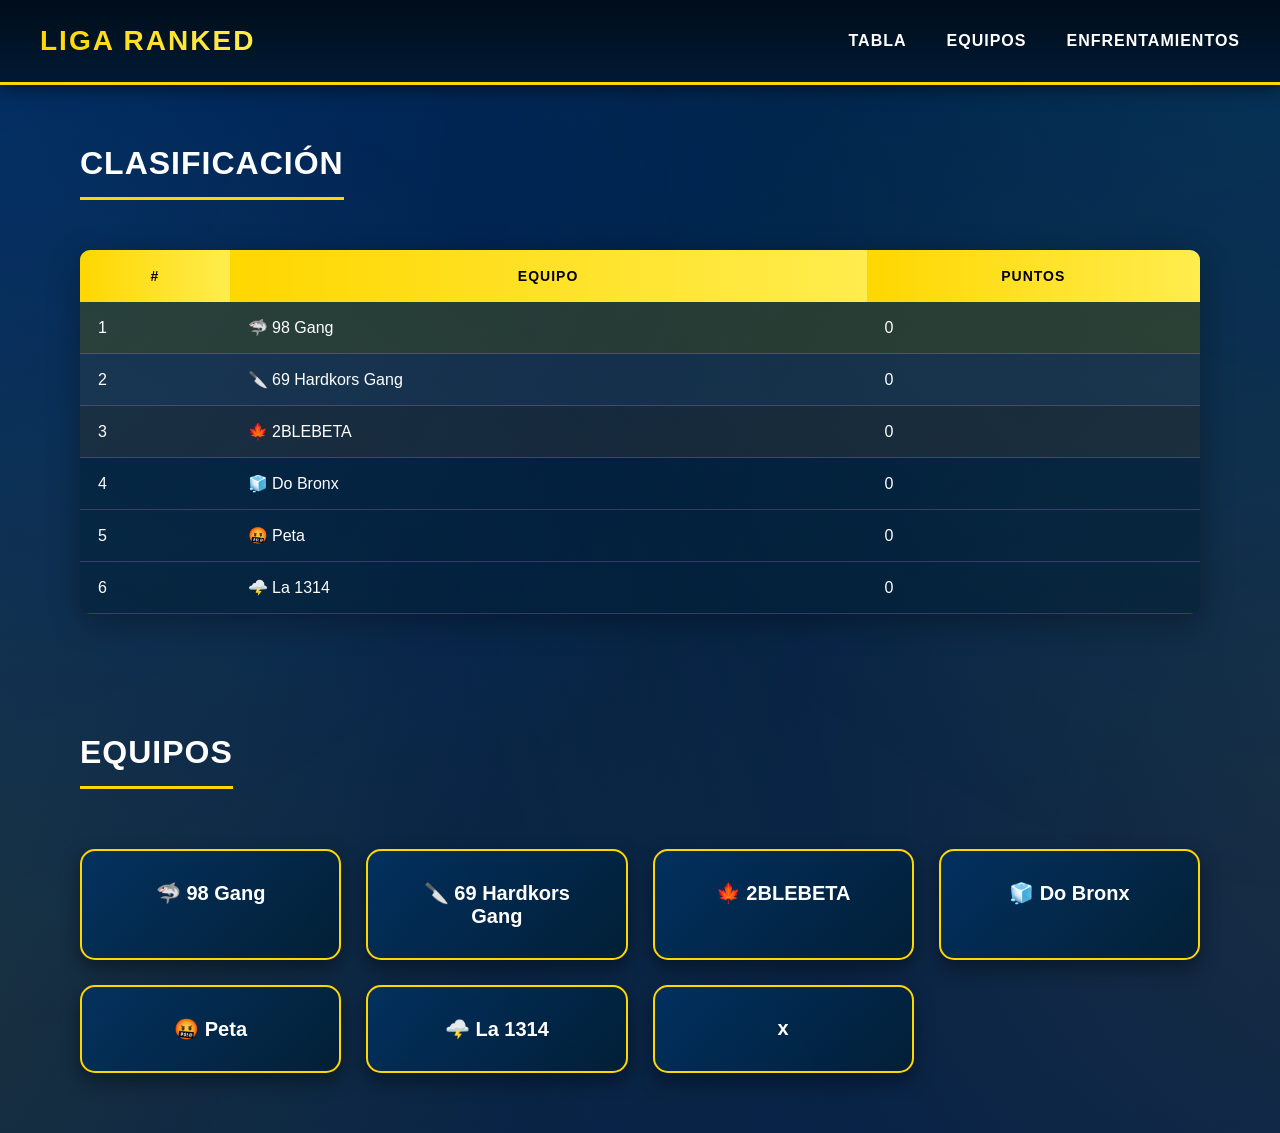
<file: index.html>
<!DOCTYPE html>
<html lang="es">
<head>
<meta charset="UTF-8">
<title>Liga Ranked</title>
<link rel="stylesheet" href="style.css">
</head>

<body>

<nav>
    <h1>Liga Ranked</h1>
    <ul>
        <li><a href="index.html">Tabla</a></li>
        <li><a href="#equipos">Equipos</a></li>
        <li><a href="#">Enfrentamientos</a></li>
    </ul>
</nav>

<section id="tabla">
    <h2>Clasificación</h2>

    <table>
        <thead>
            <tr>
                <th>#</th>
                <th>Equipo</th>
                <th>Puntos</th>
            </tr>
        </thead>

        <tbody id="ranking">
        </tbody>
    </table>
</section>


<section id="equipos">
    <h2>Equipos</h2>

    <div class="equipos">
        <div class="equipo">🦈 98 Gang</div>
        <div class="equipo">🔪 69 Hardkors Gang</div>
        <div class="equipo">🍁 2BLEBETA</div>
        <div class="equipo">🧊 Do Bronx</div>
        <div class="equipo">🤬 Peta</div>
        <div class="equipo">🌩️  La 1314</div>
        <div class="equipo">x</div>
    </div>
    <div id="ventanaJugadores" class="ventana">
        <h3 id="tituloEquipo"></h3>
        <ul id="listaJugadores"></ul>
    </div>
</section>

<script src="script.js"></script>

</body>

</html>
</file>
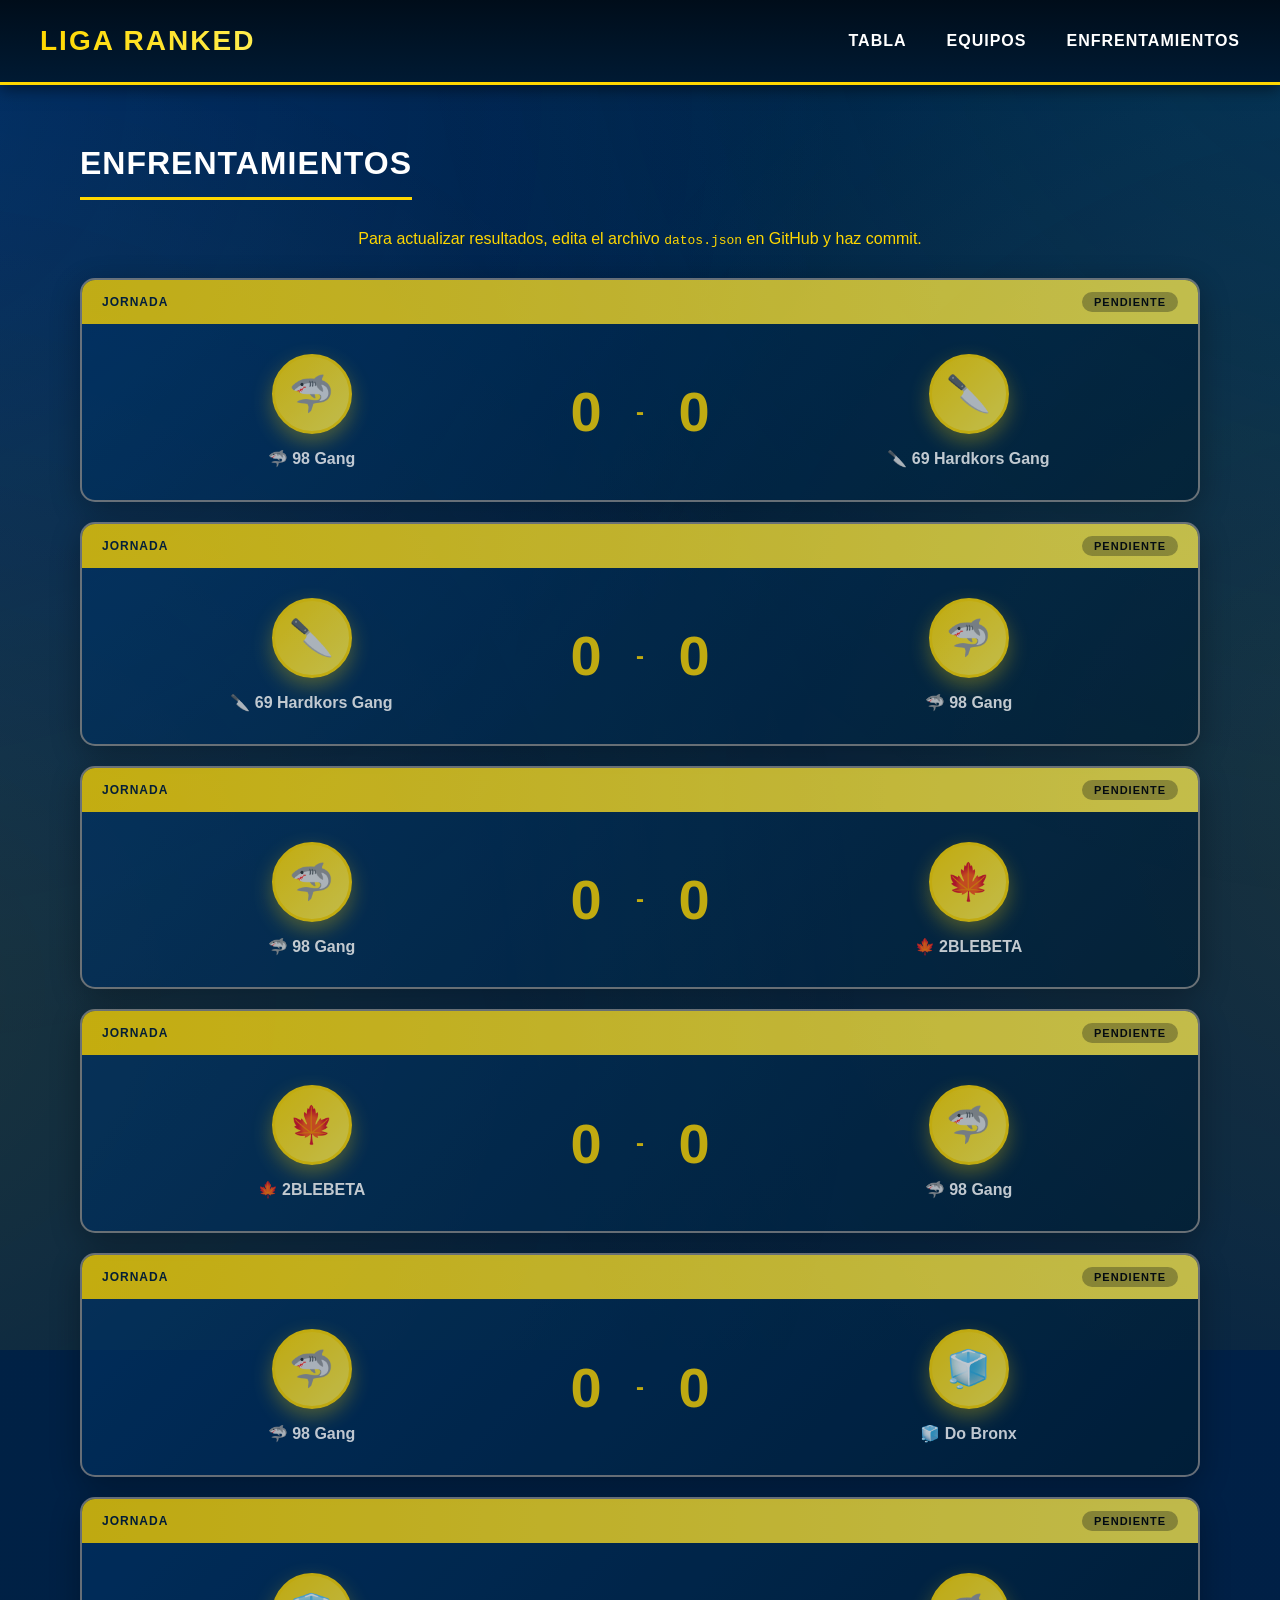
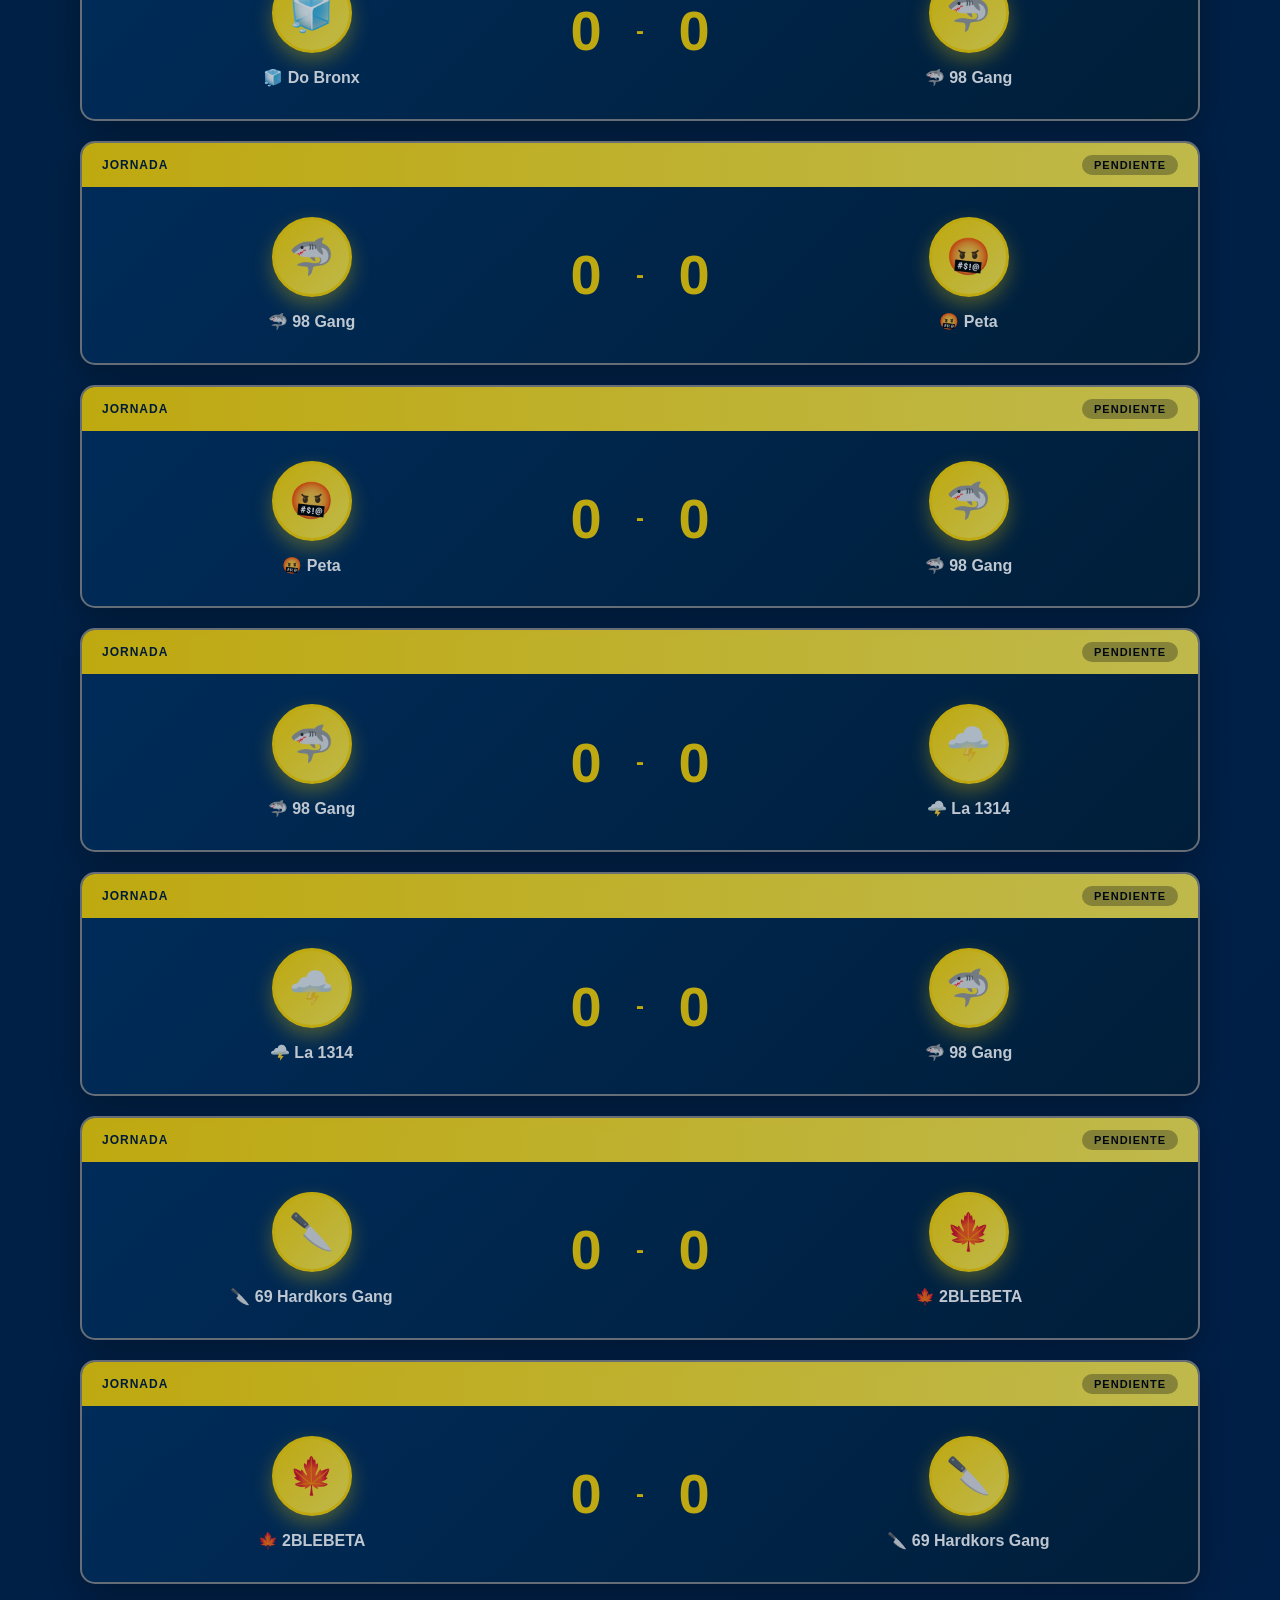
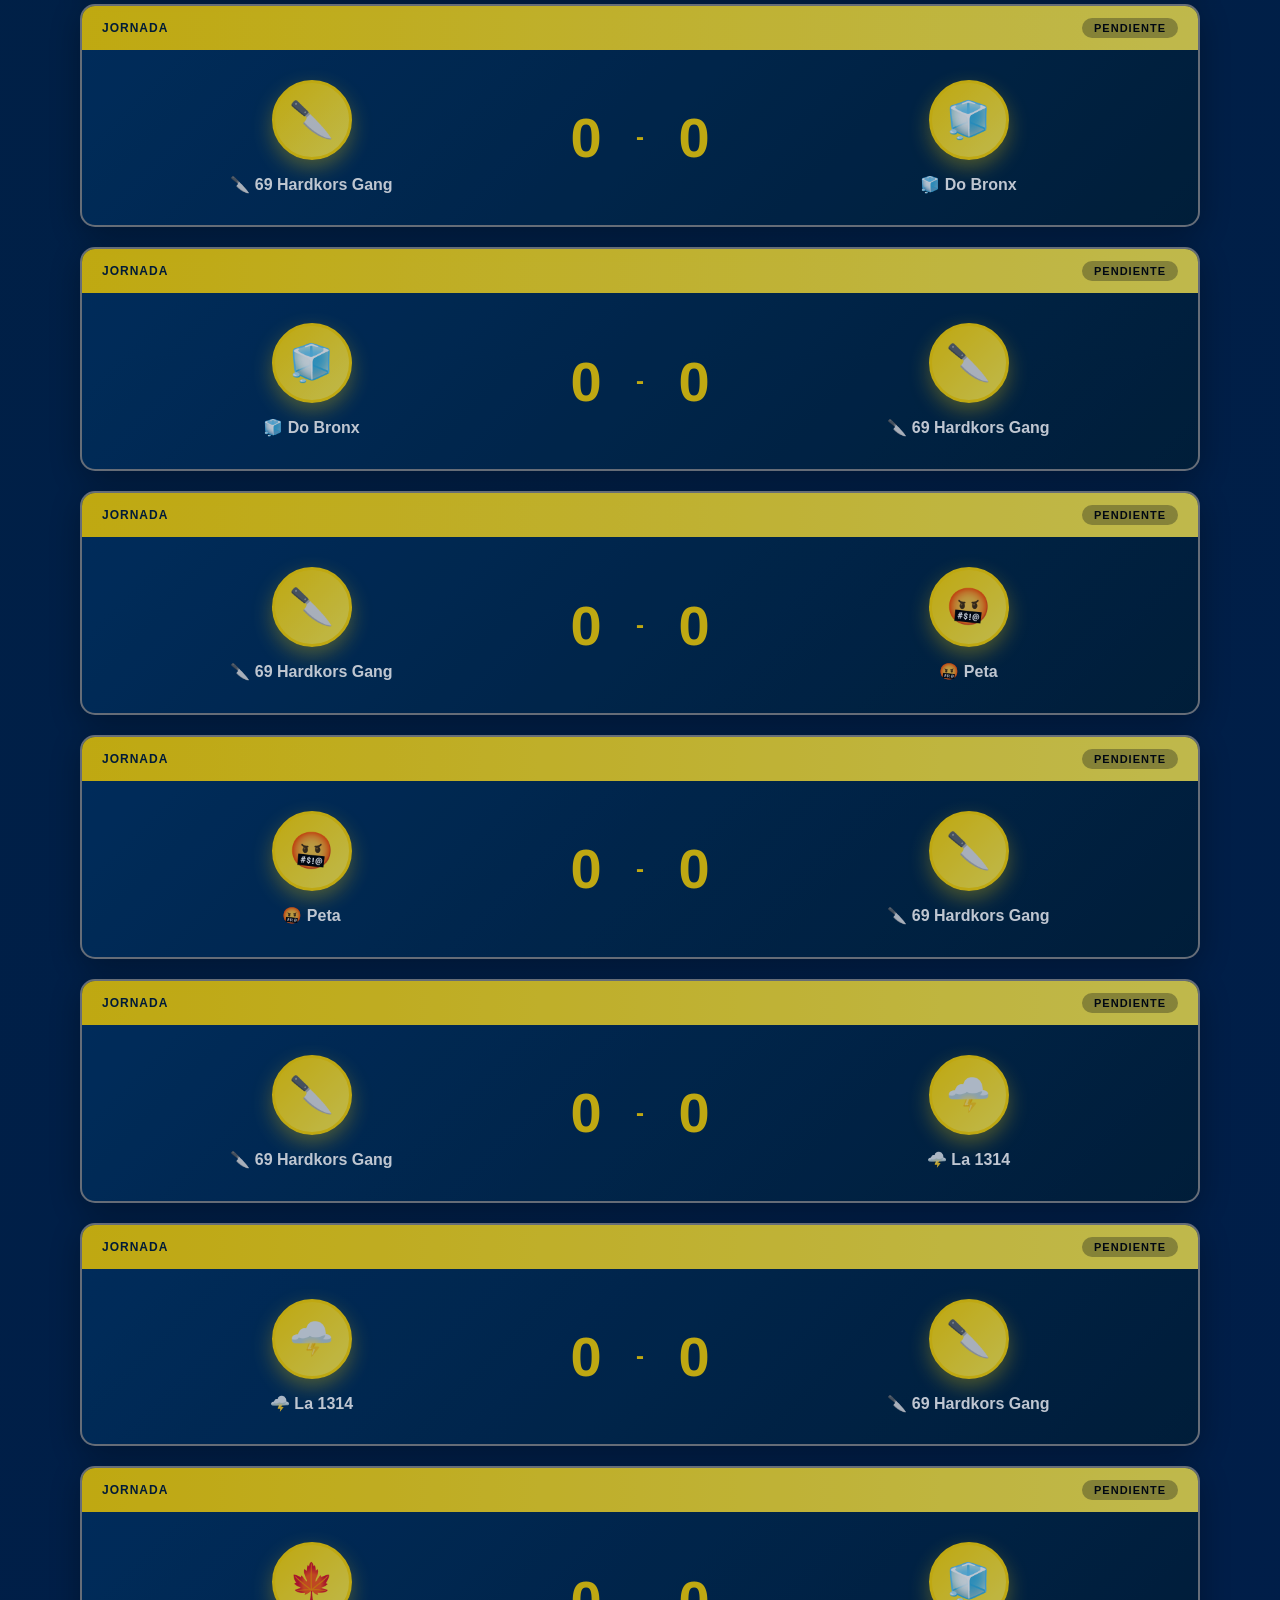
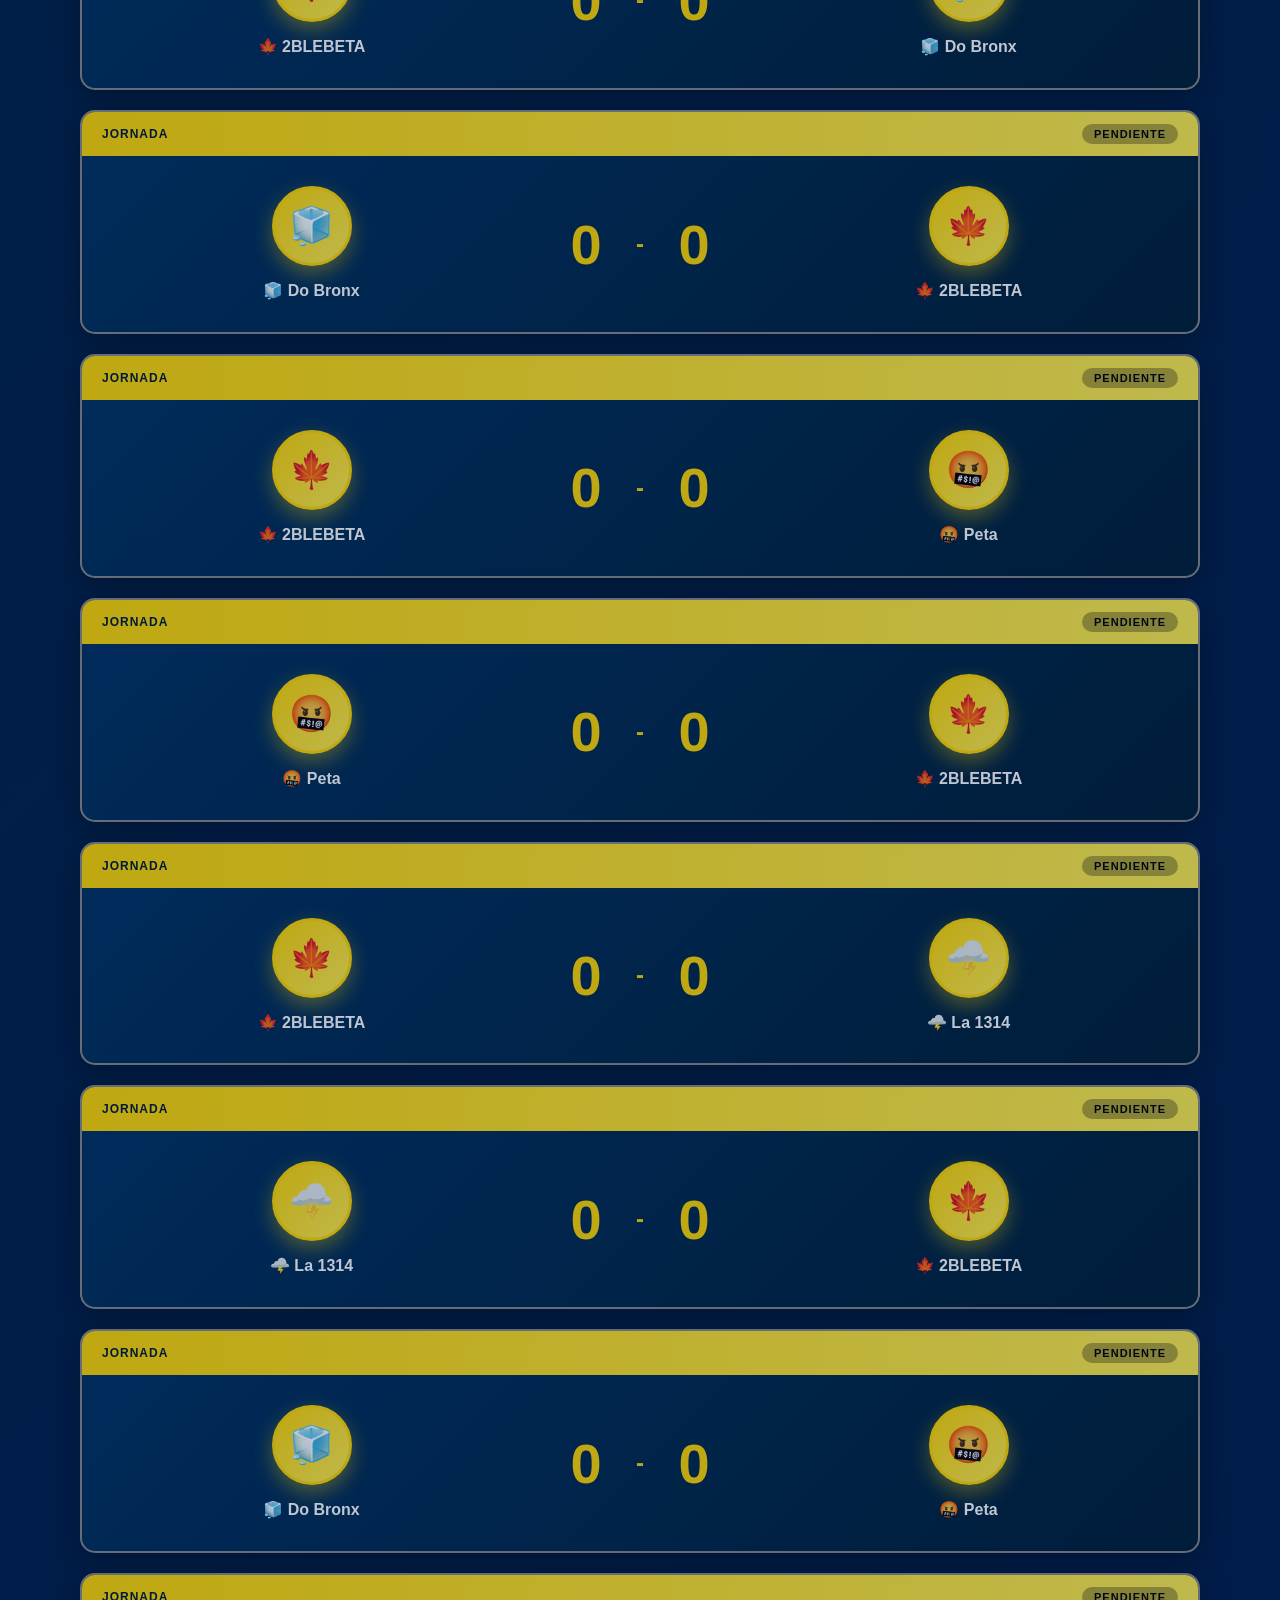
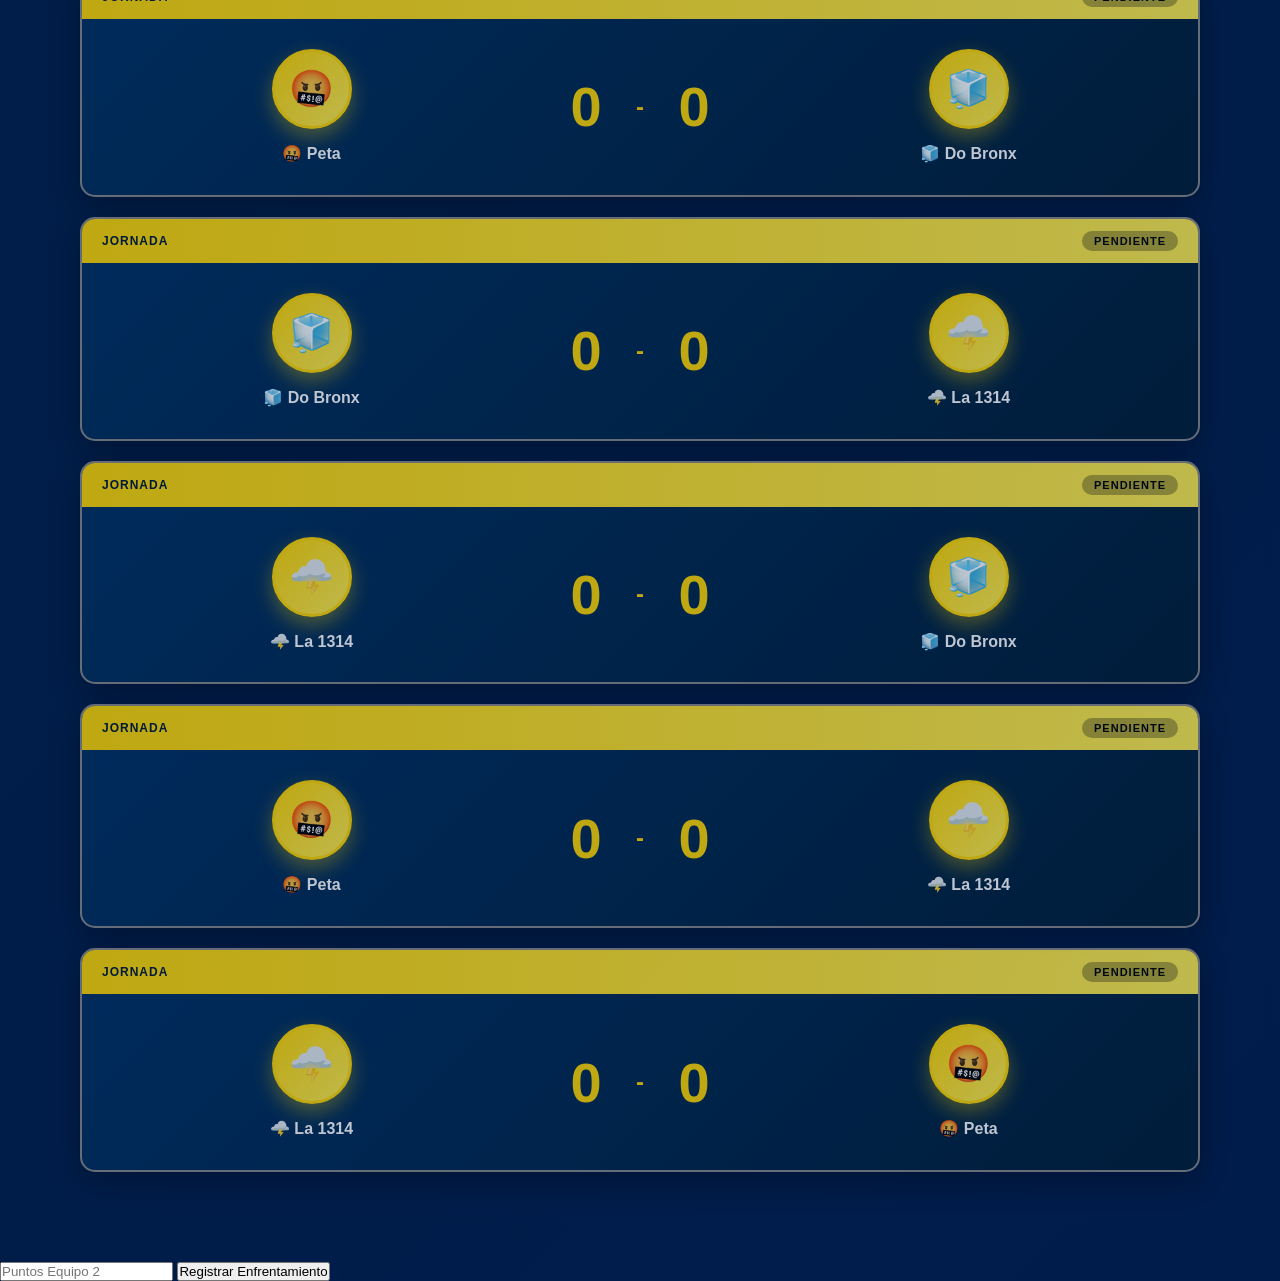
<file: enfrentamientos.html>
<!DOCTYPE html>
<html lang="es">
<head>
<meta charset="UTF-8">
<title>Enfrentamientos - Liga Ranked</title>
<link rel="stylesheet" href="style.css">
</head>

<body>

<nav>
    <h1>Liga Ranked</h1>
    <ul>
        <li><a href="index.html">Tabla</a></li>
        <li><a href="index.html#equipos">Equipos</a></li>
        <li><a href="enfrentamientos.html">Enfrentamientos</a></li>
    </ul>
</nav>

<section id="enfrentamientos">
    <h2>Enfrentamientos</h2>
    <p style="text-align: center; color: #ffd700; margin-bottom: 20px;">Para actualizar resultados, edita el archivo <code>datos.json</code> en GitHub y haz commit.</p>

    <div class="partido-container" id="partidosContainer">
        <!-- Los partidos se cargarán aquí -->
    </div>
</section>
            <input type="number" id="puntos2" placeholder="Puntos Equipo 2" min="0" required>
            
            <button type="submit">Registrar Enfrentamiento</button>
<script src="script-enfrentamientos.js"></script>

</body>
</html>
</file>
<file: style.css>
* {
    margin: 0;
    padding: 0;
    box-sizing: border-box;
}

@keyframes gradientShift {
    0% {
        background-position: 0% 50%;
    }
    50% {
        background-position: 100% 50%;
    }
    100% {
        background-position: 0% 50%;
    }
}

@keyframes float {
    0%, 100% {
        transform: translateY(0px) translateX(0px);
    }
    25% {
        transform: translateY(-30px) translateX(20px);
    }
    50% {
        transform: translateY(-60px) translateX(-20px);
    }
    75% {
        transform: translateY(-30px) translateX(30px);
    }
}

@keyframes pulse {
    0%, 100% {
        opacity: 0.3;
        transform: scale(1);
    }
    50% {
        opacity: 0.6;
        transform: scale(1.1);
    }
}

@keyframes orb-movement {
    0% {
        transform: translate(0, 0);
        opacity: 0.4;
    }
    25% {
        opacity: 0.6;
    }
    50% {
        transform: translate(100px, -100px);
        opacity: 0.5;
    }
    75% {
        opacity: 0.4;
    }
    100% {
        transform: translate(0, 0);
        opacity: 0.4;
    }
}

body{
    font-family: 'Segoe UI', Tahoma, Geneva, Verdana, sans-serif;
    background: linear-gradient(-45deg, #001a33, #003366, #001a4d, #002244);
    background-size: 400% 400%;
    animation: gradientShift 15s ease infinite;
    color: white;
    min-height: 100vh;
    overflow-x: hidden;
    position: relative;
}

body::before {
    content: '';
    position: fixed;
    top: -50%;
    left: -50%;
    width: 200%;
    height: 200%;
    background: radial-gradient(circle at 20% 30%, rgba(0, 102, 255, 0.2) 0%, transparent 40%),
                radial-gradient(circle at 80% 70%, rgba(255, 215, 0, 0.1) 0%, transparent 40%);
    animation: orb-movement 20s ease-in-out infinite;
    pointer-events: none;
    z-index: -1;
}

body::after {
    content: '';
    position: fixed;
    bottom: -50%;
    right: -50%;
    width: 200%;
    height: 200%;
    background: radial-gradient(circle at 80% 20%, rgba(0, 153, 204, 0.15) 0%, transparent 40%),
                radial-gradient(circle at 20% 80%, rgba(255, 215, 0, 0.1) 0%, transparent 40%);
    animation: orb-movement 25s ease-in-out infinite reverse;
    pointer-events: none;
    z-index: -1;
}

/* NAVBAR */

nav{
    display:flex;
    justify-content:space-between;
    align-items:center;
    padding: 25px 40px;
    background: linear-gradient(180deg, #000d1a 0%, #001a33 100%);
    border-bottom: 3px solid #ffd700;
    box-shadow: 0 4px 15px rgba(0,0,0,0.5);
}

nav h1 {
    font-size: 28px;
    font-weight: 900;
    letter-spacing: 2px;
    text-transform: uppercase;
    background: linear-gradient(90deg, #ffd700, #ffed4e);
    -webkit-background-clip: text;
    -webkit-text-fill-color: transparent;
    background-clip: text;
}

nav ul{
    display:flex;
    list-style:none;
    gap:40px;
}

nav a{
    color: white;
    text-decoration:none;
    font-weight: 600;
    font-size: 16px;
    text-transform: uppercase;
    letter-spacing: 1px;
    transition: all 0.3s ease;
    position: relative;
}

nav a::after {
    content: '';
    position: absolute;
    bottom: -5px;
    left: 0;
    width: 0;
    height: 2px;
    background: #ffd700;
    transition: width 0.3s ease;
}

nav a:hover {
    color: #ffd700;
}

nav a:hover::after {
    width: 100%;
}

/* SECCIONES */

section{
    padding: 60px 40px;
    max-width: 1200px;
    margin: 0 auto;
}

section h2 {
    font-size: 32px;
    font-weight: 900;
    text-transform: uppercase;
    margin-bottom: 30px;
    letter-spacing: 1px;
    border-bottom: 3px solid #ffd700;
    padding-bottom: 15px;
    display: inline-block;
}

/* TABLA */

table{
    width:100%;
    border-collapse:collapse;
    margin-top:20px;
    background: rgba(0, 30, 51, 0.5);
    border-radius: 10px;
    overflow: hidden;
    box-shadow: 0 8px 32px rgba(0, 0, 0, 0.3);
}

thead {
    background: linear-gradient(90deg, #003366, #004d99);
}

th{
    background: linear-gradient(90deg, #ffd700, #ffed4e);
    color: #000;
    padding: 18px;
    font-weight: 700;
    text-transform: uppercase;
    font-size: 14px;
    letter-spacing: 1px;
}

tbody tr {
    border-bottom: 1px solid rgba(255, 215, 0, 0.2);
    transition: all 0.3s ease;
}

td{
    padding: 16px 18px;
    font-weight: 500;
}

tbody tr:hover{
    background: rgba(255, 215, 0, 0.1);
    transform: scale(1.02);
    box-shadow: inset 0 0 10px rgba(255, 215, 0, 0.1);
}

tbody tr:nth-child(1) {
    background: rgba(255, 215, 0, 0.15);
    font-weight: 700;
}

tbody tr:nth-child(2) {
    background: rgba(192, 192, 192, 0.1);
}

tbody tr:nth-child(3) {
    background: rgba(205, 127, 50, 0.1);
}

/* EQUIPOS */

.equipos{
    display:grid;
    grid-template-columns:repeat(auto-fit,minmax(250px,1fr));
    gap: 25px;
    margin-top: 30px;
}

.equipo{
    background: linear-gradient(135deg, rgba(0, 51, 102, 0.8), rgba(0, 30, 51, 0.8));
    padding: 30px;
    border-radius: 15px;
    text-align: center;
    cursor: pointer;
    border: 2px solid #ffd700;
    transition: all 0.4s ease;
    font-size: 20px;
    font-weight: 700;
    box-shadow: 0 8px 20px rgba(0, 0, 0, 0.4);
    position: relative;
    overflow: hidden;
}

.equipo::before {
    content: '';
    position: absolute;
    top: 0;
    left: -100%;
    width: 100%;
    height: 100%;
    background: linear-gradient(90deg, transparent, rgba(255, 215, 0, 0.3), transparent);
    transition: left 0.5s ease;
}

.equipo:hover {
    background: linear-gradient(135deg, rgba(255, 215, 0, 0.2), rgba(255, 215, 0, 0.1));
    transform: translateY(-10px) scale(1.05);
    box-shadow: 0 15px 40px rgba(255, 215, 0, 0.3);
    border-color: #ffed4e;
}

.equipo:hover::before {
    left: 100%;
}

/* VENTANA DE JUGADORES */

.ventana{
    margin-top: 30px;
    background: linear-gradient(135deg, rgba(0, 30, 51, 0.9), rgba(0, 51, 102, 0.9));
    padding: 30px;
    border-radius: 15px;
    border: 2px solid #ffd700;
    display: none;
    box-shadow: 0 8px 32px rgba(0, 0, 0, 0.4);
}

.ventana h3 {
    font-size: 24px;
    font-weight: 700;
    margin-bottom: 20px;
    color: #ffd700;
    text-transform: uppercase;
    letter-spacing: 1px;
}

.ventana ul{
    list-style: none;
    padding: 0;
}

.ventana li{
    padding: 12px 0;
    border-bottom: 1px solid rgba(255, 215, 0, 0.2);
    font-size: 16px;
    transition: all 0.2s ease;
}

.ventana li:hover {
    padding-left: 10px;
    color: #ffd700;
}

.ventana li:last-child {
    border-bottom: none;
}

/* ENFRENTAMIENTOS */

.partido-container {
    display: grid;
    gap: 20px;
    margin: 30px 0;
}

.sin-enfrentamientos {
    text-align: center;
    color: #ffd700;
    font-size: 18px;
    padding: 40px;
    background: rgba(0, 30, 51, 0.4);
    border-radius: 15px;
    border: 2px dashed #ffd700;
}

.partido {
    background: linear-gradient(135deg, rgba(0, 51, 102, 0.9), rgba(0, 30, 51, 0.9));
    border-radius: 15px;
    border: 2px solid #ffd700;
    overflow: hidden;
    box-shadow: 0 8px 32px rgba(0, 0, 0, 0.4);
    transition: all 0.4s ease;
    display: flex;
    flex-direction: column;
}

.partido:hover {
    transform: translateY(-8px);
    box-shadow: 0 15px 50px rgba(255, 215, 0, 0.3);
    border-color: #ffed4e;
}

.partido.pendiente {
    opacity: 0.75;
    border-color: #888888;
}

.partido.pendiente:hover {
    border-color: #ffd700;
}

.partido-header {
    background: linear-gradient(90deg, #ffd700, #ffed4e);
    color: #000;
    padding: 12px 20px;
    display: flex;
    justify-content: space-between;
    align-items: center;
    font-weight: 700;
    text-transform: uppercase;
    font-size: 12px;
    letter-spacing: 1px;
}

.jornada {
    color: #001a33;
    font-weight: 900;
}

.estado-badge {
    background: rgba(0, 0, 0, 0.3);
    padding: 4px 12px;
    border-radius: 20px;
    font-size: 11px;
    font-weight: 900;
}

.estado-badge.completado {
    background: rgba(0, 150, 100, 0.5);
}

.partido-body {
    padding: 30px;
    display: flex;
    align-items: center;
    justify-content: space-around;
    gap: 20px;
    flex: 1;
}

.equipo-lado {
    display: flex;
    flex-direction: column;
    align-items: center;
    gap: 15px;
    flex: 1;
}

.equipo-lado.derecha {
    flex-direction: column-reverse;
}

.escudo {
    width: 80px;
    height: 80px;
    background: linear-gradient(135deg, #ffd700, #ffed4e);
    color: #001a33;
    border-radius: 50%;
    display: flex;
    align-items: center;
    justify-content: center;
    font-size: 36px;
    font-weight: 900;
    box-shadow: 0 8px 20px rgba(255, 215, 0, 0.4);
    border: 3px solid #ffd700;
}

.equipo-info {
    text-align: center;
}

.nombre-equipo {
    font-size: 16px;
    font-weight: 700;
    margin: 0;
    line-height: 1.3;
    color: white;
}

.resultado {
    padding: 0 20px;
    flex-shrink: 0;
}

.score {
    display: flex;
    align-items: center;
    gap: 15px;
    justify-content: center;
}

.puntos {
    font-size: 56px;
    font-weight: 900;
    color: #ffd700;
    min-width: 70px;
    text-align: center;
}

.score .vs {
    font-size: 24px;
    color: #ffd700;
    font-weight: 900;
}

/* ESTADOS DE GANADOR */

.partido.equipo1-ganador .equipo-lado:first-child .escudo {
    background: linear-gradient(135deg, #ffd700, #ffed4e);
    box-shadow: 0 0 20px rgba(255, 215, 0, 0.7), inset 0 0 10px rgba(255, 215, 0, 0.3);
}

.partido.equipo1-ganador .equipo-lado:first-child .nombre-equipo {
    color: #ffed4e;
    text-shadow: 0 0 10px rgba(255, 215, 0, 0.5);
}

.partido.equipo2-ganador .equipo-lado.derecha .escudo {
    background: linear-gradient(135deg, #ffd700, #ffed4e);
    box-shadow: 0 0 20px rgba(255, 215, 0, 0.7), inset 0 0 10px rgba(255, 215, 0, 0.3);
}

.partido.equipo2-ganador .equipo-lado.derecha .nombre-equipo {
    color: #ffed4e;
    text-shadow: 0 0 10px rgba(255, 215, 0, 0.5);
}

.partido-acciones {
    display: flex;
    gap: 10px;
    padding: 15px 20px;
    background: rgba(0, 0, 0, 0.2);
    justify-content: flex-end;
}

.btn-editar {
    background: rgba(100, 180, 255, 0.8);
    border: none;
    color: white;
    width: 40px;
    height: 40px;
    border-radius: 50%;
    font-size: 18px;
    cursor: pointer;
    transition: all 0.3s ease;
    font-weight: bold;
    display: flex;
    align-items: center;
    justify-content: center;
}

.btn-editar:hover {
    background: rgba(100, 180, 255, 1);
    transform: scale(1.1);
}

.btn-eliminar {
    background: rgba(255, 100, 100, 0.8);
    border: none;
    color: white;
    width: 40px;
    height: 40px;
    border-radius: 50%;
    font-size: 24px;
    cursor: pointer;
    transition: all 0.3s ease;
    font-weight: bold;
}

.btn-eliminar:hover {
    background: rgba(255, 50, 50, 1);
    transform: scale(1.1);
}

/* MODAL LOGIN */

.login-modal {
    display: flex;
    position: fixed;
    top: 0;
    left: 0;
    width: 100%;
    height: 100%;
    background: rgba(0, 0, 0, 0.9);
    align-items: center;
    justify-content: center;
    z-index: 9999;
}

.login-content {
    background: linear-gradient(135deg, rgba(0, 51, 102, 0.95), rgba(0, 30, 51, 0.95));
    border: 2px solid #ffd700;
    border-radius: 15px;
    padding: 40px;
    text-align: center;
    max-width: 400px;
    box-shadow: 0 20px 60px rgba(0, 0, 0, 0.5);
}

.login-content h2 {
    color: #ffd700;
    font-size: 28px;
    margin-bottom: 10px;
    text-transform: uppercase;
    letter-spacing: 2px;
}

.login-content p {
    color: #ccc;
    margin-bottom: 20px;
    font-size: 14px;
}

.login-content input {
    width: 100%;
    padding: 12px 15px;
    background: rgba(0, 30, 51, 0.8);
    border: 2px solid #ffd700;
    color: white;
    border-radius: 8px;
    font-weight: 600;
    margin-bottom: 15px;
    font-size: 16px;
}

.login-content input:focus {
    outline: none;
    background: rgba(0, 51, 102, 0.9);
    box-shadow: 0 0 15px rgba(255, 215, 0, 0.4);
}

.login-content button {
    background: linear-gradient(90deg, #ffd700, #ffed4e);
    border: none;
    color: #000;
    padding: 12px 30px;
    border-radius: 8px;
    font-weight: 700;
    text-transform: uppercase;
    letter-spacing: 1px;
    cursor: pointer;
    width: 100%;
    font-size: 14px;
    transition: all 0.3s ease;
}

.login-content button:hover {
    transform: scale(1.02);
    box-shadow: 0 8px 20px rgba(255, 215, 0, 0.5);
}

.skip-text {
    margin-top: 20px !important;
    font-size: 13px !important;
}

.skip-text a {
    color: #ffd700;
    text-decoration: none;
    font-weight: 700;
    transition: all 0.3s ease;
}

.skip-text a:hover {
    color: #ffed4e;
    text-decoration: underline;
}

/* FORMULARIO AGREGAR PARTIDO */

.agregar-partido {
    background: linear-gradient(135deg, rgba(0, 51, 102, 0.8), rgba(0, 30, 51, 0.8));
    padding: 30px;
    border-radius: 15px;
    border: 2px solid #ffd700;
    margin-top: 40px;
    box-shadow: 0 8px 32px rgba(0, 0, 0, 0.4);
}

.agregar-partido h3 {
    font-size: 22px;
    font-weight: 700;
    color: #ffd700;
    margin-bottom: 20px;
    text-transform: uppercase;
    letter-spacing: 1px;
}

#formPartido {
    display: grid;
    grid-template-columns: 1fr 120px 1fr 120px auto;
    gap: 15px;
    align-items: end;
}

#formPartido select,
#formPartido input {
    padding: 12px 15px;
    background: rgba(0, 30, 51, 0.8);
    border: 2px solid #ffd700;
    color: white;
    border-radius: 8px;
    font-weight: 600;
    font-size: 14px;
    transition: all 0.3s ease;
}

#formPartido select:focus,
#formPartido input:focus {
    outline: none;
    background: rgba(0, 51, 102, 0.9);
    box-shadow: 0 0 15px rgba(255, 215, 0, 0.4);
}

#formPartido select {
    cursor: pointer;
}

#formPartido select option {
    background: #001a33;
    color: white;
}

#formPartido input::placeholder {
    color: rgba(255, 215, 0, 0.6);
}

.vs {
    text-align: center;
    font-weight: 900;
    color: #ffd700;
    font-size: 16px;
    text-transform: uppercase;
}

#formPartido button {
    background: linear-gradient(90deg, #ffd700, #ffed4e);
    border: none;
    color: #000;
    padding: 12px 20px;
    border-radius: 8px;
    font-weight: 700;
    text-transform: uppercase;
    letter-spacing: 1px;
    cursor: pointer;
    transition: all 0.3s ease;
    font-size: 14px;
}

#formPartido button:hover {
    transform: scale(1.05);
    box-shadow: 0 8px 20px rgba(255, 215, 0, 0.5);
}

#formPartido button:active {
    transform: scale(0.98);
}

/* RESPONSIVE */

@media (max-width: 900px) {
    #formPartido {
        grid-template-columns: 1fr 1fr;
    }
    
    .vs {
        grid-column: 1 / -1;
    }
    
    .partido-body {
        flex-direction: column;
        gap: 15px;
    }
    
    .puntos {
        font-size: 40px;
    }
}
</file>
